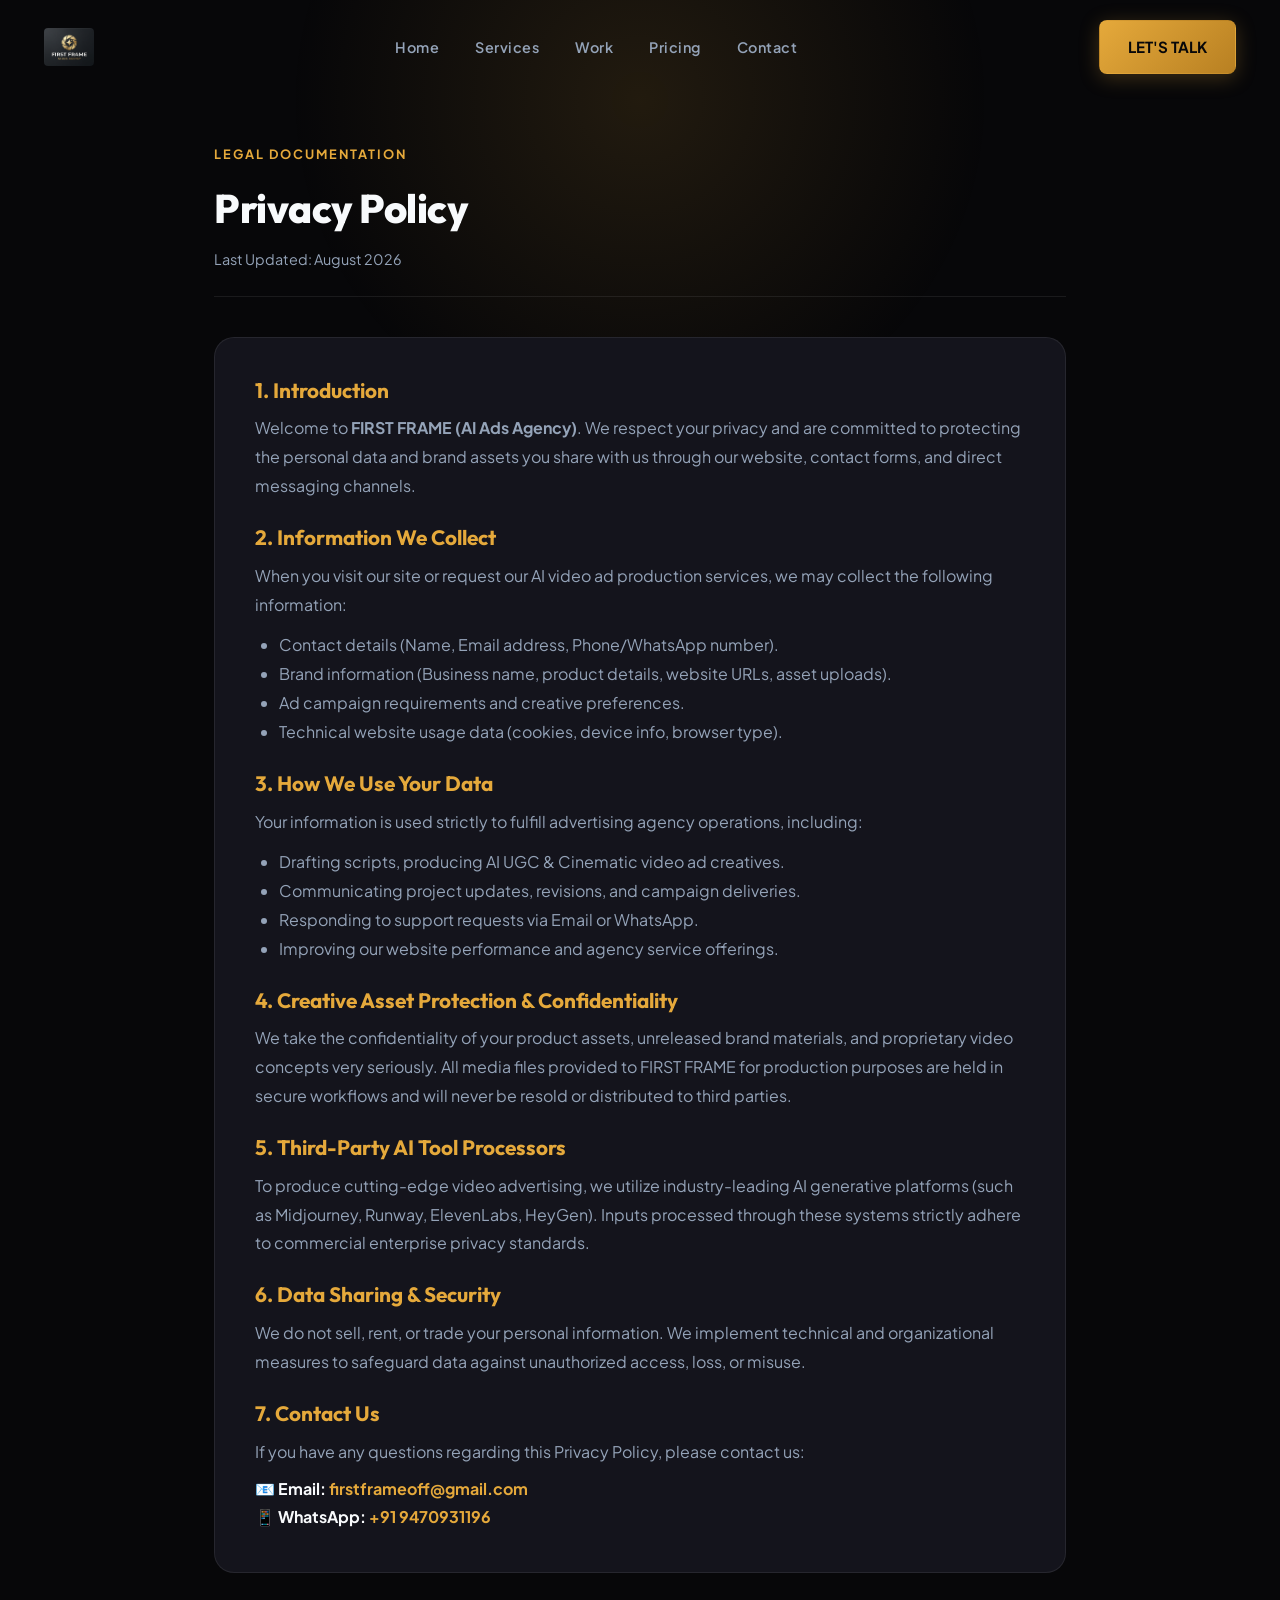
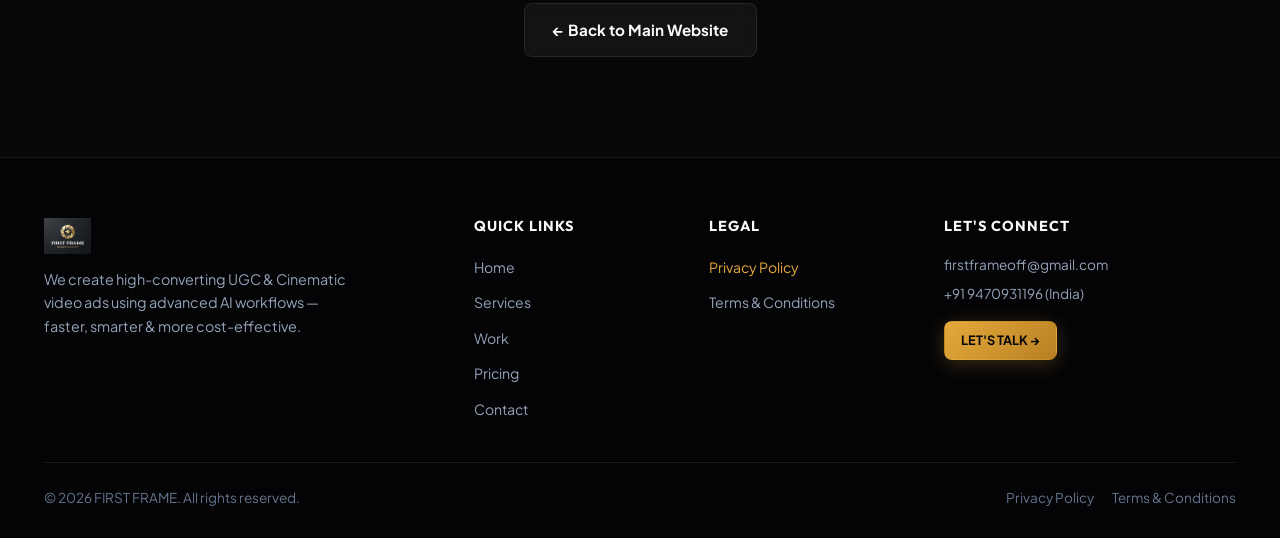
<file: privacy.html>
<!DOCTYPE html>
<html lang="en">
<head>
  <meta charset="UTF-8">
  <meta name="viewport" content="width=device-width, initial-scale=1.0">
  <title>Privacy Policy | FIRST FRAME — AI Ads Agency</title>
  <meta name="description" content="Privacy Policy for FIRST FRAME AI Ads Agency. Learn how we handle your brand data, creative assets, and inquiries.">
  
  <!-- Favicon Icon -->
  <link rel="icon" type="image/png" href="assets/favicon.png">
  <link rel="apple-touch-icon" href="assets/favicon.png">
  
  <!-- CSS Stylesheet -->
  <link rel="stylesheet" href="css/styles.css">
</head>
<body>

  <!-- ================= HEADER / NAVBAR ================= -->
  <header class="navbar scrolled">
    <div class="container navbar-container">
      <a href="index.html" class="logo-brand">
        <img src="assets/logo.png" alt="FIRST FRAME Logo" class="logo-img">
      </a>

      <nav>
        <ul class="nav-menu">
          <li><a href="index.html#home" class="nav-link">Home</a></li>
          <li><a href="index.html#services" class="nav-link">Services</a></li>
          <li><a href="index.html#work" class="nav-link">Work</a></li>
          <li><a href="index.html#pricing" class="nav-link">Pricing</a></li>
          <li><a href="index.html#contact" class="nav-link">Contact</a></li>
        </ul>
      </nav>

      <div class="nav-cta">
        <a href="https://wa.me/919470931196?text=Hi%20FIRST%20FRAME%2C%20I%20have%20a%20question." target="_blank" class="btn btn-primary">
          <span>LET'S TALK</span>
        </a>
        <button class="hamburger" aria-label="Toggle Menu">☰</button>
      </div>
    </div>
  </header>

  <!-- ================= LEGAL CONTENT SECTION ================= -->
  <main style="padding-top: 140px; padding-bottom: 100px; min-height: 80vh;">
    <div class="container" style="max-width: 900px;">
      
      <div style="margin-bottom: 40px; border-bottom: 1px solid var(--border-subtle); padding-bottom: 24px;">
        <span class="section-tag">LEGAL DOCUMENTATION</span>
        <h1 class="section-title" style="font-size: 2.5rem; margin-top: 8px;">Privacy Policy</h1>
        <p style="color: var(--text-muted); font-size: 0.9rem;">Last Updated: August 2026</p>
      </div>

      <div style="background: var(--bg-card); border: 1px solid var(--border-subtle); border-radius: var(--radius-lg); padding: 40px; color: var(--text-muted); line-height: 1.8;">
        
        <h3 style="color: var(--accent-gold); margin-bottom: 12px; font-size: 1.3rem;">1. Introduction</h3>
        <p style="margin-bottom: 24px;">
          Welcome to <strong>FIRST FRAME (AI Ads Agency)</strong>. We respect your privacy and are committed to protecting the personal data and brand assets you share with us through our website, contact forms, and direct messaging channels.
        </p>

        <h3 style="color: var(--accent-gold); margin-bottom: 12px; font-size: 1.3rem;">2. Information We Collect</h3>
        <p style="margin-bottom: 12px;">When you visit our site or request our AI video ad production services, we may collect the following information:</p>
        <ul style="list-style-type: disc; padding-left: 24px; margin-bottom: 24px;">
          <li>Contact details (Name, Email address, Phone/WhatsApp number).</li>
          <li>Brand information (Business name, product details, website URLs, asset uploads).</li>
          <li>Ad campaign requirements and creative preferences.</li>
          <li>Technical website usage data (cookies, device info, browser type).</li>
        </ul>

        <h3 style="color: var(--accent-gold); margin-bottom: 12px; font-size: 1.3rem;">3. How We Use Your Data</h3>
        <p style="margin-bottom: 12px;">Your information is used strictly to fulfill advertising agency operations, including:</p>
        <ul style="list-style-type: disc; padding-left: 24px; margin-bottom: 24px;">
          <li>Drafting scripts, producing AI UGC & Cinematic video ad creatives.</li>
          <li>Communicating project updates, revisions, and campaign deliveries.</li>
          <li>Responding to support requests via Email or WhatsApp.</li>
          <li>Improving our website performance and agency service offerings.</li>
        </ul>

        <h3 style="color: var(--accent-gold); margin-bottom: 12px; font-size: 1.3rem;">4. Creative Asset Protection & Confidentiality</h3>
        <p style="margin-bottom: 24px;">
          We take the confidentiality of your product assets, unreleased brand materials, and proprietary video concepts very seriously. All media files provided to FIRST FRAME for production purposes are held in secure workflows and will never be resold or distributed to third parties.
        </p>

        <h3 style="color: var(--accent-gold); margin-bottom: 12px; font-size: 1.3rem;">5. Third-Party AI Tool Processors</h3>
        <p style="margin-bottom: 24px;">
          To produce cutting-edge video advertising, we utilize industry-leading AI generative platforms (such as Midjourney, Runway, ElevenLabs, HeyGen). Inputs processed through these systems strictly adhere to commercial enterprise privacy standards.
        </p>

        <h3 style="color: var(--accent-gold); margin-bottom: 12px; font-size: 1.3rem;">6. Data Sharing & Security</h3>
        <p style="margin-bottom: 24px;">
          We do not sell, rent, or trade your personal information. We implement technical and organizational measures to safeguard data against unauthorized access, loss, or misuse.
        </p>

        <h3 style="color: var(--accent-gold); margin-bottom: 12px; font-size: 1.3rem;">7. Contact Us</h3>
        <p style="margin-bottom: 8px;">If you have any questions regarding this Privacy Policy, please contact us:</p>
        <p style="color: var(--text-main); font-weight: 700;">📧 Email: <a href="mailto:firstframeoff@gmail.com" style="color: var(--accent-gold);">firstframeoff@gmail.com</a></p>
        <p style="color: var(--text-main); font-weight: 700;">📱 WhatsApp: <a href="https://wa.me/919470931196" target="_blank" style="color: var(--accent-gold);">+91 9470931196</a></p>

      </div>

      <div style="margin-top: 30px; text-align: center;">
        <a href="index.html" class="btn btn-secondary">← Back to Main Website</a>
      </div>

    </div>
  </main>

  <!-- ================= FOOTER ================= -->
  <footer class="footer">
    <div class="container">
      <div class="footer-grid">
        <div class="footer-brand">
          <a href="index.html">
            <img src="assets/logo.png" alt="FIRST FRAME Logo" style="height:36px;">
          </a>
          <p>We create high-converting UGC & Cinematic video ads using advanced AI workflows — faster, smarter & more cost-effective.</p>
        </div>

        <div class="footer-col">
          <h4>Quick Links</h4>
          <ul class="footer-links">
            <li><a href="index.html#home">Home</a></li>
            <li><a href="index.html#services">Services</a></li>
            <li><a href="index.html#work">Work</a></li>
            <li><a href="index.html#pricing">Pricing</a></li>
            <li><a href="index.html#contact">Contact</a></li>
          </ul>
        </div>

        <div class="footer-col">
          <h4>Legal</h4>
          <ul class="footer-links">
            <li><a href="privacy.html" style="color: var(--accent-gold);">Privacy Policy</a></li>
            <li><a href="terms.html">Terms & Conditions</a></li>
          </ul>
        </div>

        <div class="footer-col">
          <h4>Let's Connect</h4>
          <p style="font-size:0.85rem; color:var(--text-muted); margin-bottom: 8px;">firstframeoff@gmail.com</p>
          <p style="font-size:0.85rem; color:var(--text-muted); margin-bottom: 16px;">+91 9470931196 (India)</p>
          <a href="https://wa.me/919470931196" target="_blank" class="btn btn-primary" style="padding: 8px 16px; font-size: 0.8rem;">LET'S TALK →</a>
        </div>
      </div>

      <div class="footer-bottom">
        <p>© 2026 FIRST FRAME. All rights reserved.</p>
        <div>
          <a href="privacy.html" style="margin-right: 16px;">Privacy Policy</a>
          <a href="terms.html">Terms & Conditions</a>
        </div>
      </div>
    </div>
  </footer>

  <script src="js/main.js"></script>
</body>
</html>
</file>
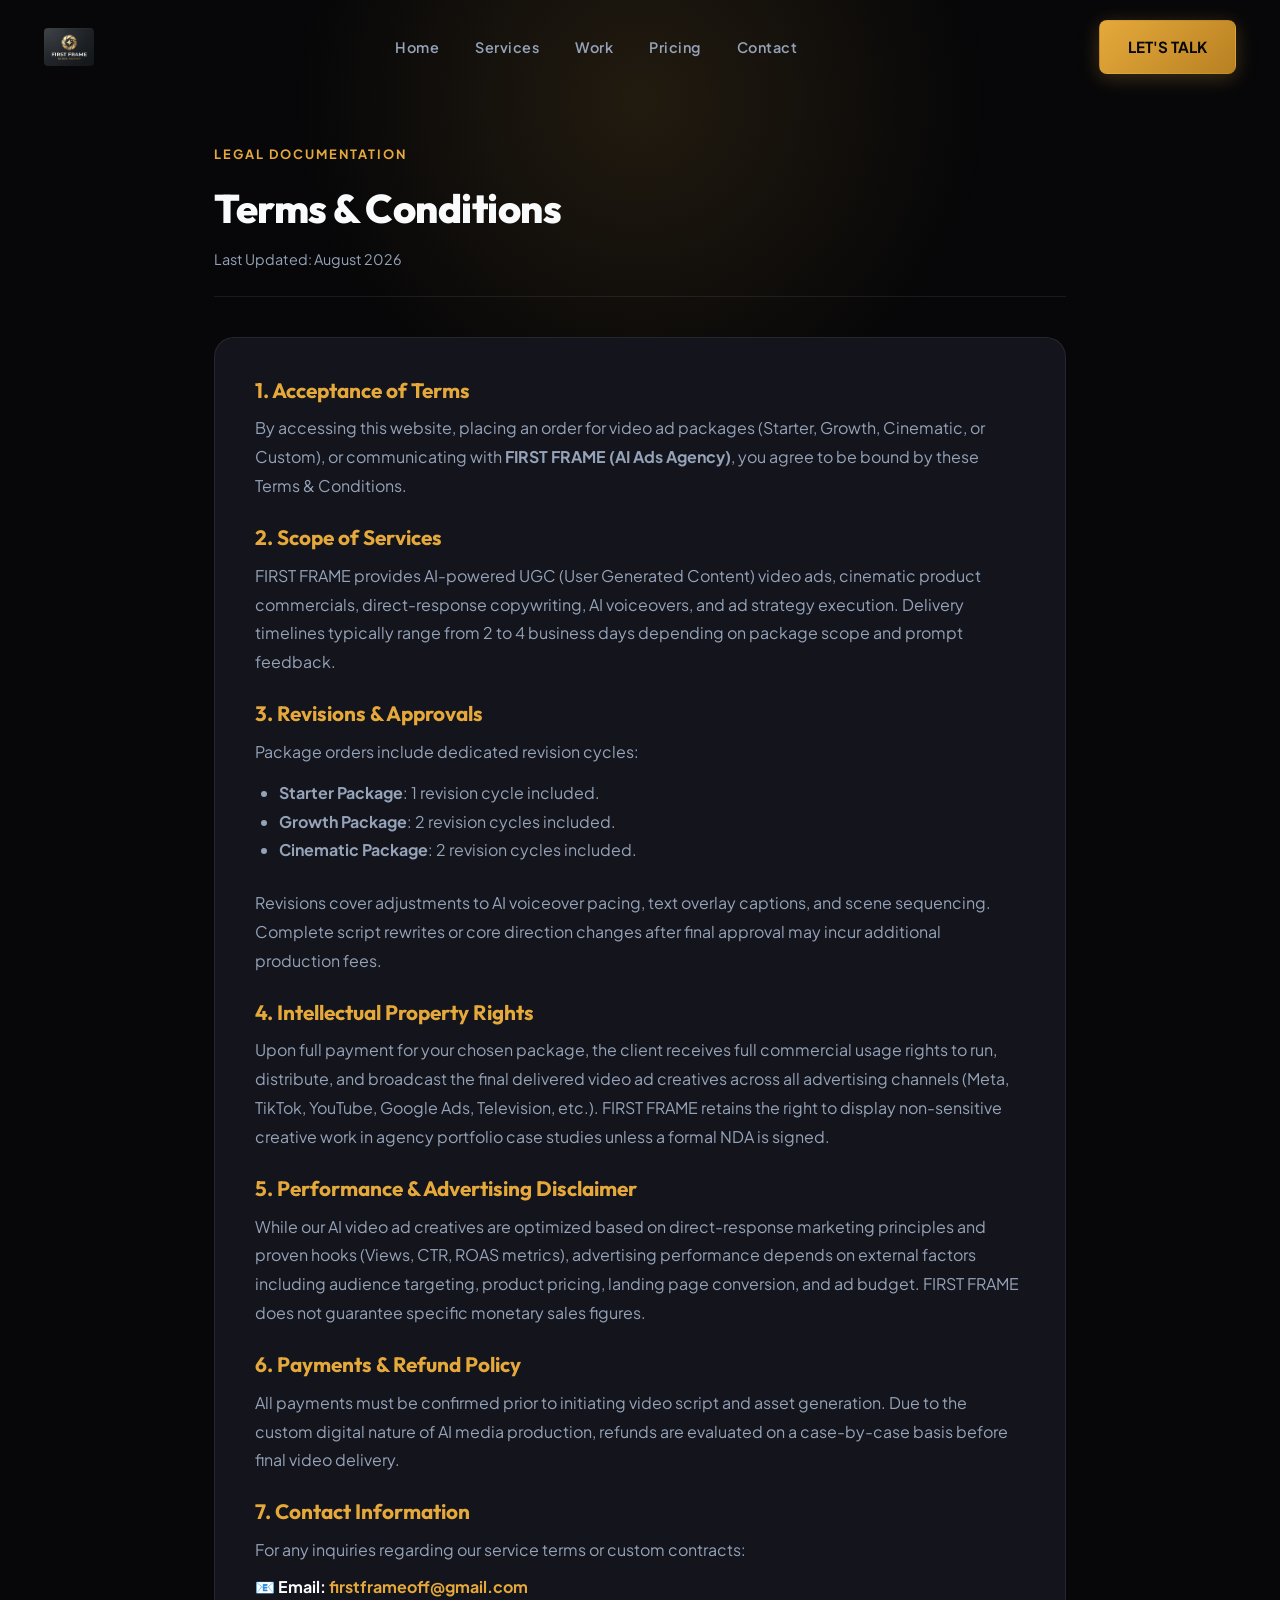
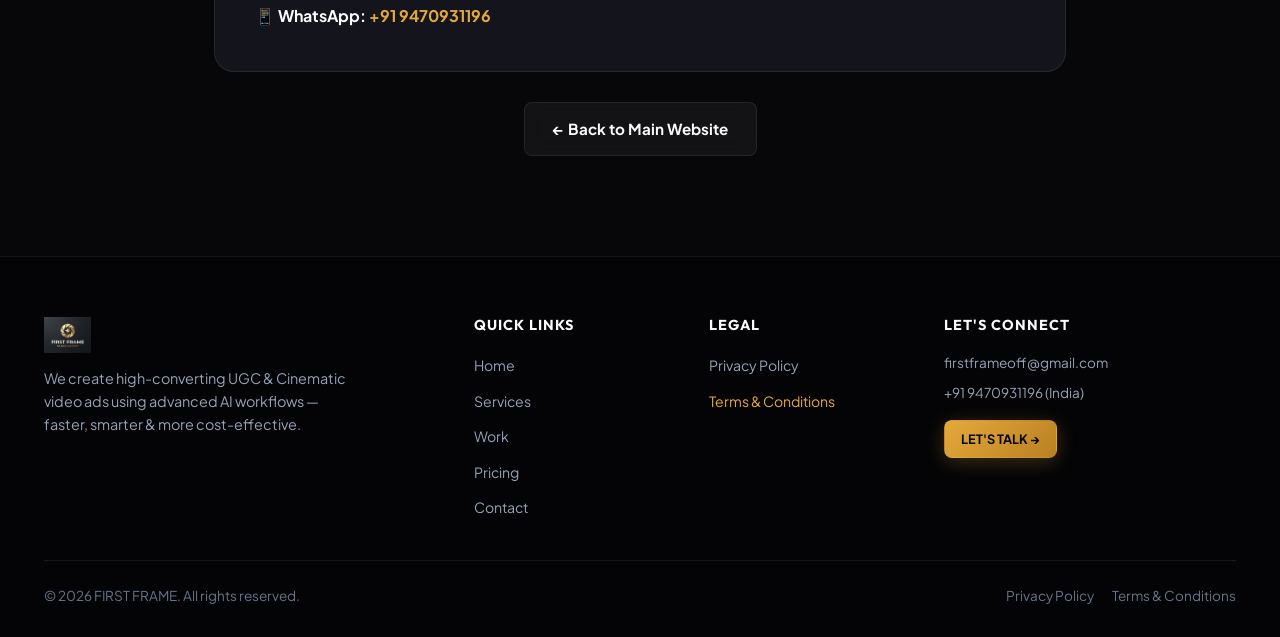
<file: terms.html>
<!DOCTYPE html>
<html lang="en">
<head>
  <meta charset="UTF-8">
  <meta name="viewport" content="width=device-width, initial-scale=1.0">
  <title>Terms & Conditions | FIRST FRAME — AI Ads Agency</title>
  <meta name="description" content="Terms & Conditions for FIRST FRAME AI Ads Agency. Review our production terms, revision guidelines, and service agreements.">
  
  <!-- Favicon Icon -->
  <link rel="icon" type="image/png" href="assets/favicon.png">
  <link rel="apple-touch-icon" href="assets/favicon.png">
  
  <!-- CSS Stylesheet -->
  <link rel="stylesheet" href="css/styles.css">
</head>
<body>

  <!-- ================= HEADER / NAVBAR ================= -->
  <header class="navbar scrolled">
    <div class="container navbar-container">
      <a href="index.html" class="logo-brand">
        <img src="assets/logo.png" alt="FIRST FRAME Logo" class="logo-img">
      </a>

      <nav>
        <ul class="nav-menu">
          <li><a href="index.html#home" class="nav-link">Home</a></li>
          <li><a href="index.html#services" class="nav-link">Services</a></li>
          <li><a href="index.html#work" class="nav-link">Work</a></li>
          <li><a href="index.html#pricing" class="nav-link">Pricing</a></li>
          <li><a href="index.html#contact" class="nav-link">Contact</a></li>
        </ul>
      </nav>

      <div class="nav-cta">
        <a href="https://wa.me/919470931196?text=Hi%20FIRST%20FRAME%2C%20I%20have%20a%20question." target="_blank" class="btn btn-primary">
          <span>LET'S TALK</span>
        </a>
        <button class="hamburger" aria-label="Toggle Menu">☰</button>
      </div>
    </div>
  </header>

  <!-- ================= LEGAL CONTENT SECTION ================= -->
  <main style="padding-top: 140px; padding-bottom: 100px; min-height: 80vh;">
    <div class="container" style="max-width: 900px;">
      
      <div style="margin-bottom: 40px; border-bottom: 1px solid var(--border-subtle); padding-bottom: 24px;">
        <span class="section-tag">LEGAL DOCUMENTATION</span>
        <h1 class="section-title" style="font-size: 2.5rem; margin-top: 8px;">Terms & Conditions</h1>
        <p style="color: var(--text-muted); font-size: 0.9rem;">Last Updated: August 2026</p>
      </div>

      <div style="background: var(--bg-card); border: 1px solid var(--border-subtle); border-radius: var(--radius-lg); padding: 40px; color: var(--text-muted); line-height: 1.8;">
        
        <h3 style="color: var(--accent-gold); margin-bottom: 12px; font-size: 1.3rem;">1. Acceptance of Terms</h3>
        <p style="margin-bottom: 24px;">
          By accessing this website, placing an order for video ad packages (Starter, Growth, Cinematic, or Custom), or communicating with <strong>FIRST FRAME (AI Ads Agency)</strong>, you agree to be bound by these Terms & Conditions.
        </p>

        <h3 style="color: var(--accent-gold); margin-bottom: 12px; font-size: 1.3rem;">2. Scope of Services</h3>
        <p style="margin-bottom: 24px;">
          FIRST FRAME provides AI-powered UGC (User Generated Content) video ads, cinematic product commercials, direct-response copywriting, AI voiceovers, and ad strategy execution. Delivery timelines typically range from 2 to 4 business days depending on package scope and prompt feedback.
        </p>

        <h3 style="color: var(--accent-gold); margin-bottom: 12px; font-size: 1.3rem;">3. Revisions & Approvals</h3>
        <p style="margin-bottom: 12px;">Package orders include dedicated revision cycles:</p>
        <ul style="list-style-type: disc; padding-left: 24px; margin-bottom: 24px;">
          <li><strong>Starter Package</strong>: 1 revision cycle included.</li>
          <li><strong>Growth Package</strong>: 2 revision cycles included.</li>
          <li><strong>Cinematic Package</strong>: 2 revision cycles included.</li>
        </ul>
        <p style="margin-bottom: 24px;">
          Revisions cover adjustments to AI voiceover pacing, text overlay captions, and scene sequencing. Complete script rewrites or core direction changes after final approval may incur additional production fees.
        </p>

        <h3 style="color: var(--accent-gold); margin-bottom: 12px; font-size: 1.3rem;">4. Intellectual Property Rights</h3>
        <p style="margin-bottom: 24px;">
          Upon full payment for your chosen package, the client receives full commercial usage rights to run, distribute, and broadcast the final delivered video ad creatives across all advertising channels (Meta, TikTok, YouTube, Google Ads, Television, etc.). FIRST FRAME retains the right to display non-sensitive creative work in agency portfolio case studies unless a formal NDA is signed.
        </p>

        <h3 style="color: var(--accent-gold); margin-bottom: 12px; font-size: 1.3rem;">5. Performance & Advertising Disclaimer</h3>
        <p style="margin-bottom: 24px;">
          While our AI video ad creatives are optimized based on direct-response marketing principles and proven hooks (Views, CTR, ROAS metrics), advertising performance depends on external factors including audience targeting, product pricing, landing page conversion, and ad budget. FIRST FRAME does not guarantee specific monetary sales figures.
        </p>

        <h3 style="color: var(--accent-gold); margin-bottom: 12px; font-size: 1.3rem;">6. Payments & Refund Policy</h3>
        <p style="margin-bottom: 24px;">
          All payments must be confirmed prior to initiating video script and asset generation. Due to the custom digital nature of AI media production, refunds are evaluated on a case-by-case basis before final video delivery.
        </p>

        <h3 style="color: var(--accent-gold); margin-bottom: 12px; font-size: 1.3rem;">7. Contact Information</h3>
        <p style="margin-bottom: 8px;">For any inquiries regarding our service terms or custom contracts:</p>
        <p style="color: var(--text-main); font-weight: 700;">📧 Email: <a href="mailto:firstframeoff@gmail.com" style="color: var(--accent-gold);">firstframeoff@gmail.com</a></p>
        <p style="color: var(--text-main); font-weight: 700;">📱 WhatsApp: <a href="https://wa.me/919470931196" target="_blank" style="color: var(--accent-gold);">+91 9470931196</a></p>

      </div>

      <div style="margin-top: 30px; text-align: center;">
        <a href="index.html" class="btn btn-secondary">← Back to Main Website</a>
      </div>

    </div>
  </main>

  <!-- ================= FOOTER ================= -->
  <footer class="footer">
    <div class="container">
      <div class="footer-grid">
        <div class="footer-brand">
          <a href="index.html">
            <img src="assets/logo.png" alt="FIRST FRAME Logo" style="height:36px;">
          </a>
          <p>We create high-converting UGC & Cinematic video ads using advanced AI workflows — faster, smarter & more cost-effective.</p>
        </div>

        <div class="footer-col">
          <h4>Quick Links</h4>
          <ul class="footer-links">
            <li><a href="index.html#home">Home</a></li>
            <li><a href="index.html#services">Services</a></li>
            <li><a href="index.html#work">Work</a></li>
            <li><a href="index.html#pricing">Pricing</a></li>
            <li><a href="index.html#contact">Contact</a></li>
          </ul>
        </div>

        <div class="footer-col">
          <h4>Legal</h4>
          <ul class="footer-links">
            <li><a href="privacy.html">Privacy Policy</a></li>
            <li><a href="terms.html" style="color: var(--accent-gold);">Terms & Conditions</a></li>
          </ul>
        </div>

        <div class="footer-col">
          <h4>Let's Connect</h4>
          <p style="font-size:0.85rem; color:var(--text-muted); margin-bottom: 8px;">firstframeoff@gmail.com</p>
          <p style="font-size:0.85rem; color:var(--text-muted); margin-bottom: 16px;">+91 9470931196 (India)</p>
          <a href="https://wa.me/919470931196" target="_blank" class="btn btn-primary" style="padding: 8px 16px; font-size: 0.8rem;">LET'S TALK →</a>
        </div>
      </div>

      <div class="footer-bottom">
        <p>© 2026 FIRST FRAME. All rights reserved.</p>
        <div>
          <a href="privacy.html" style="margin-right: 16px;">Privacy Policy</a>
          <a href="terms.html">Terms & Conditions</a>
        </div>
      </div>
    </div>
  </footer>

  <script src="js/main.js"></script>
</body>
</html>
</file>
<file: css/styles.css>
@import url('https://fonts.googleapis.com/css2?family=Outfit:wght@300;400;500;600;700;800&family=Plus+Jakarta+Sans:wght@400;500;600;700;800&display=swap');

:root {
  /* Color Palette */
  --bg-body: #070709;
  --bg-surface: #0e0e12;
  --bg-card: #14141c;
  --bg-card-hover: #1a1a26;
  --bg-glass: rgba(18, 18, 24, 0.75);
  
  --accent-gold: #e5a93b;
  --accent-gold-light: #f5c469;
  --accent-gold-dark: #b88022;
  --accent-gold-glow: rgba(229, 169, 59, 0.25);
  --accent-amber: #ffb300;
  
  --text-main: #f8fafc;
  --text-muted: #94a3b8;
  --text-dim: #64748b;
  
  --border-subtle: rgba(255, 255, 255, 0.08);
  --border-card: rgba(255, 255, 255, 0.12);
  --border-gold: rgba(229, 169, 59, 0.35);
  
  /* Typography */
  --font-main: 'Plus Jakarta Sans', -apple-system, BlinkMacSystemFont, sans-serif;
  --font-display: 'Outfit', sans-serif;
  
  /* Layout & Spacing */
  --container-max: 1240px;
  --radius-sm: 8px;
  --radius-md: 14px;
  --radius-lg: 20px;
  --radius-xl: 28px;
  
  /* Transitions */
  --transition-fast: 0.2s cubic-bezier(0.4, 0, 0.2, 1);
  --transition-smooth: 0.35s cubic-bezier(0.16, 1, 0.3, 1);
}

/* Reset & Global */
*, *::before, *::after {
  box-sizing: border-box;
  margin: 0;
  padding: 0;
}

html {
  scroll-behavior: smooth;
  font-size: 16px;
}

body {
  background-color: var(--bg-body);
  color: var(--text-main);
  font-family: var(--font-main);
  line-height: 1.6;
  overflow-x: hidden;
  -webkit-font-smoothing: antialiased;
  -moz-osx-font-smoothing: grayscale;
}

/* Background Ambient Lighting */
body::before {
  content: '';
  position: fixed;
  top: -200px;
  left: 50%;
  transform: translateX(-50%);
  width: 800px;
  height: 600px;
  background: radial-gradient(circle, rgba(229, 169, 59, 0.12) 0%, rgba(7, 7, 9, 0) 70%);
  z-index: -1;
  pointer-events: none;
}

a {
  color: inherit;
  text-decoration: none;
}

ul {
  list-style: none;
}

img {
  max-width: 100%;
  height: auto;
  display: block;
}

button, input, select, textarea {
  font-family: inherit;
  font-size: inherit;
}

/* Typography Utilities */
h1, h2, h3, h4, h5, h6 {
  font-family: var(--font-display);
  font-weight: 700;
  line-height: 1.2;
  color: var(--text-main);
}

.text-gold {
  color: var(--accent-gold);
  background: linear-gradient(135deg, #ffffff 0%, var(--accent-gold) 50%, var(--accent-gold-light) 100%);
  -webkit-background-clip: text;
  -webkit-text-fill-color: transparent;
}

.section-tag {
  display: inline-flex;
  align-items: center;
  gap: 8px;
  font-size: 0.8rem;
  font-weight: 700;
  letter-spacing: 2px;
  text-transform: uppercase;
  color: var(--accent-gold);
  margin-bottom: 12px;
}

.section-title {
  font-size: clamp(2rem, 4vw, 3rem);
  font-weight: 800;
  letter-spacing: -0.5px;
  margin-bottom: 16px;
}

.section-subtitle {
  color: var(--text-muted);
  font-size: 1.1rem;
  max-width: 640px;
  margin: 0 auto;
}

.container {
  width: 100%;
  max-width: var(--container-max);
  margin: 0 auto;
  padding: 0 24px;
}

/* Buttons */
.btn {
  display: inline-flex;
  align-items: center;
  justify-content: center;
  gap: 10px;
  padding: 14px 28px;
  font-weight: 700;
  font-size: 0.95rem;
  border-radius: var(--radius-sm);
  cursor: pointer;
  transition: var(--transition-smooth);
  border: 1px solid transparent;
  white-space: normal;
  text-align: center;
  max-width: 100%;
  box-sizing: border-box;
  word-break: break-word;
}

.btn-primary {
  background: linear-gradient(135deg, var(--accent-gold) 0%, var(--accent-gold-dark) 100%);
  color: #070709;
  box-shadow: 0 4px 20px var(--accent-gold-glow);
}

.btn-primary:hover {
  transform: translateY(-2px);
  box-shadow: 0 8px 30px rgba(229, 169, 59, 0.4);
  background: linear-gradient(135deg, var(--accent-gold-light) 0%, var(--accent-gold) 100%);
}

.btn-secondary {
  background: rgba(255, 255, 255, 0.05);
  color: var(--text-main);
  border-color: var(--border-subtle);
  backdrop-filter: blur(10px);
}

.btn-secondary:hover {
  background: rgba(255, 255, 255, 0.1);
  border-color: var(--border-gold);
  color: var(--accent-gold);
  transform: translateY(-2px);
}

.btn-icon {
  width: 18px;
  height: 18px;
}

/* ==========================================================================
   Header & Navbar
   ========================================================================== */
.navbar {
  position: fixed;
  top: 0;
  left: 0;
  width: 100%;
  z-index: 1000;
  padding: 20px 0;
  transition: var(--transition-fast);
}

.navbar.scrolled {
  padding: 14px 0;
  background: var(--bg-glass);
  backdrop-filter: blur(16px);
  -webkit-backdrop-filter: blur(16px);
  border-bottom: 1px solid var(--border-subtle);
  box-shadow: 0 10px 30px rgba(0, 0, 0, 0.5);
}

.navbar-container {
  display: flex;
  align-items: center;
  justify-content: space-between;
}

.logo-brand {
  display: flex;
  align-items: center;
  gap: 12px;
  font-family: var(--font-display);
  font-weight: 800;
  font-size: 1.25rem;
  letter-spacing: 1px;
}

.logo-img {
  height: 38px;
  width: auto;
  border-radius: 4px;
}

.nav-menu {
  display: flex;
  align-items: center;
  gap: 36px;
}

.nav-link {
  font-size: 0.9rem;
  font-weight: 600;
  color: var(--text-muted);
  transition: var(--transition-fast);
  letter-spacing: 0.5px;
  position: relative;
}

.nav-link:hover, .nav-link.active {
  color: var(--text-main);
}

.nav-link::after {
  content: '';
  position: absolute;
  bottom: -6px;
  left: 0;
  width: 0%;
  height: 2px;
  background: var(--accent-gold);
  transition: var(--transition-fast);
  border-radius: 2px;
}

.nav-link:hover::after, .nav-link.active::after {
  width: 100%;
}

.nav-cta {
  display: flex;
  align-items: center;
  gap: 16px;
}

.hamburger {
  display: none;
  background: none;
  border: none;
  color: var(--text-main);
  font-size: 1.5rem;
  cursor: pointer;
  padding: 4px;
}

/* ==========================================================================
   Hero Section
   ========================================================================== */
.hero {
  padding-top: 150px;
  padding-bottom: 80px;
  position: relative;
  text-align: center;
}

.hero-badge {
  display: inline-flex;
  align-items: center;
  gap: 8px;
  padding: 6px 16px;
  background: rgba(229, 169, 59, 0.1);
  border: 1px solid var(--border-gold);
  border-radius: 100px;
  font-size: 0.8rem;
  font-weight: 700;
  color: var(--accent-gold);
  letter-spacing: 1px;
  margin-bottom: 24px;
}

.hero-title {
  font-size: clamp(2.5rem, 6vw, 4.5rem);
  font-weight: 800;
  line-height: 1.1;
  letter-spacing: -1px;
  margin-bottom: 24px;
  max-width: 900px;
  margin-left: auto;
  margin-right: auto;
}

.hero-desc {
  font-size: clamp(1rem, 2vw, 1.2rem);
  color: var(--text-muted);
  max-width: 680px;
  margin: 0 auto 36px;
}

.hero-btns {
  display: flex;
  align-items: center;
  justify-content: center;
  gap: 16px;
  flex-wrap: wrap;
  margin-bottom: 60px;
}

/* Hero Frame Preview */
.hero-media {
  position: relative;
  max-width: 1000px;
  margin: 0 auto 60px;
  border-radius: var(--radius-lg);
  padding: 12px;
  background: linear-gradient(180deg, rgba(229, 169, 59, 0.2) 0%, rgba(255, 255, 255, 0.02) 100%);
  border: 1px solid var(--border-gold);
  box-shadow: 0 20px 60px rgba(0, 0, 0, 0.8), 0 0 40px rgba(229, 169, 59, 0.15);
}

.hero-img-wrapper {
  position: relative;
  border-radius: var(--radius-md);
  overflow: hidden;
  background: var(--bg-card);
}

.hero-img {
  width: 100%;
  height: auto;
  object-fit: cover;
  display: block;
}

.hero-floating-tag {
  position: absolute;
  top: 24px;
  right: 24px;
  background: rgba(14, 14, 18, 0.85);
  backdrop-filter: blur(12px);
  border: 1px solid var(--border-gold);
  padding: 14px 20px;
  border-radius: var(--radius-md);
  text-align: left;
  display: flex;
  align-items: center;
  gap: 14px;
  box-shadow: 0 10px 30px rgba(0, 0, 0, 0.6);
}

.hero-floating-tag .tag-icon {
  width: 32px;
  height: 32px;
  background: rgba(229, 169, 59, 0.2);
  color: var(--accent-gold);
  border-radius: 8px;
  display: flex;
  align-items: center;
  justify-content: center;
}

.hero-floating-tag h4 {
  font-size: 0.85rem;
  letter-spacing: 0.5px;
  color: var(--accent-gold);
}

.hero-floating-tag p {
  font-size: 0.75rem;
  color: var(--text-muted);
}

/* Feature Bar */
.hero-features {
  display: grid;
  grid-template-columns: repeat(4, 1fr);
  gap: 16px;
  max-width: 1000px;
  margin: 0 auto;
}

.feature-box {
  background: var(--bg-card);
  border: 1px solid var(--border-subtle);
  padding: 20px 16px;
  border-radius: var(--radius-md);
  display: flex;
  align-items: center;
  gap: 14px;
  text-align: left;
  transition: var(--transition-fast);
}

.feature-box:hover {
  border-color: var(--border-gold);
  background: var(--bg-card-hover);
  transform: translateY(-3px);
}

.feature-icon {
  width: 42px;
  height: 42px;
  border-radius: 10px;
  background: rgba(229, 169, 59, 0.1);
  color: var(--accent-gold);
  display: flex;
  align-items: center;
  justify-content: center;
  font-size: 1.2rem;
  flex-shrink: 0;
}

.feature-info h4 {
  font-size: 0.85rem;
  font-weight: 800;
  letter-spacing: 0.5px;
}

.feature-info p {
  font-size: 0.75rem;
  color: var(--text-muted);
}

/* ==========================================================================
   Services Section
   ========================================================================== */
.services-section {
  padding: 100px 0;
  position: relative;
  background: linear-gradient(180deg, var(--bg-body) 0%, var(--bg-surface) 100%);
}

.services-grid {
  display: grid;
  grid-template-columns: repeat(3, 1fr);
  gap: 24px;
  margin-top: 50px;
}

.service-card {
  background: var(--bg-card);
  border: 1px solid var(--border-subtle);
  border-radius: var(--radius-md);
  padding: 32px 24px;
  transition: var(--transition-smooth);
  position: relative;
  overflow: hidden;
}

.service-card::before {
  content: '';
  position: absolute;
  top: 0;
  left: 0;
  width: 100%;
  height: 3px;
  background: linear-gradient(90deg, transparent, var(--accent-gold), transparent);
  opacity: 0;
  transition: var(--transition-fast);
}

.service-card:hover {
  transform: translateY(-6px);
  border-color: var(--border-gold);
  background: var(--bg-card-hover);
  box-shadow: 0 16px 40px rgba(0, 0, 0, 0.5), 0 0 20px rgba(229, 169, 59, 0.1);
}

.service-card:hover::before {
  opacity: 1;
}

.service-icon-wrap {
  width: 54px;
  height: 54px;
  border-radius: 14px;
  background: rgba(229, 169, 59, 0.1);
  border: 1px solid var(--border-gold);
  color: var(--accent-gold);
  display: flex;
  align-items: center;
  justify-content: center;
  font-size: 1.5rem;
  margin-bottom: 20px;
}

.service-card h3 {
  font-size: 1.25rem;
  margin-bottom: 12px;
}

.service-card p {
  color: var(--text-muted);
  font-size: 0.92rem;
  line-height: 1.5;
}

/* ==========================================================================
   Portfolio / Work Section
   ========================================================================== */
.work-section {
  padding: 100px 0;
  position: relative;
}

.portfolio-grid {
  display: grid;
  grid-template-columns: repeat(3, 1fr);
  gap: 24px;
  margin-top: 50px;
}

.portfolio-card {
  background: var(--bg-card);
  border: 1px solid var(--border-subtle);
  border-radius: var(--radius-md);
  overflow: hidden;
  transition: var(--transition-smooth);
  position: relative;
}

.portfolio-card:hover {
  border-color: var(--border-gold);
  transform: translateY(-6px);
  box-shadow: 0 16px 40px rgba(0, 0, 0, 0.6);
}

.portfolio-thumb {
  position: relative;
  aspect-ratio: 4/5;
  overflow: hidden;
  cursor: pointer;
}

.portfolio-thumb img {
  width: 100%;
  height: 100%;
  object-fit: cover;
  transition: var(--transition-smooth);
}

.portfolio-card:hover .portfolio-thumb img {
  transform: scale(1.05);
}

.portfolio-tag {
  position: absolute;
  top: 14px;
  left: 14px;
  background: rgba(14, 14, 18, 0.85);
  backdrop-filter: blur(8px);
  padding: 4px 12px;
  border-radius: 4px;
  font-size: 0.75rem;
  font-weight: 700;
  letter-spacing: 0.5px;
  border: 1px solid var(--border-subtle);
}

.play-btn {
  position: absolute;
  top: 50%;
  left: 50%;
  transform: translate(-50%, -50%);
  width: 56px;
  height: 56px;
  background: var(--accent-gold);
  color: #070709;
  border-radius: 50%;
  display: flex;
  align-items: center;
  justify-content: center;
  font-size: 1.3rem;
  box-shadow: 0 0 30px var(--accent-gold);
  transition: var(--transition-fast);
}

.portfolio-card:hover .play-btn {
  transform: translate(-50%, -50%) scale(1.15);
  background: var(--accent-gold-light);
}

.portfolio-stats {
  display: grid;
  grid-template-columns: repeat(3, 1fr);
  gap: 8px;
  padding: 16px 14px;
  background: #0b0b0f;
  border-top: 1px solid var(--border-subtle);
  text-align: center;
}

.stat-item h5 {
  font-size: 1.1rem;
  color: var(--accent-gold);
  font-weight: 800;
}

.stat-item p {
  font-size: 0.7rem;
  color: var(--text-dim);
  text-transform: uppercase;
  font-weight: 700;
  letter-spacing: 0.5px;
}

/* ==========================================================================
   Why Choose Us Section
   ========================================================================== */
.why-section {
  padding: 100px 0;
  background: var(--bg-surface);
  border-top: 1px solid var(--border-subtle);
  border-bottom: 1px solid var(--border-subtle);
}

.why-grid {
  display: grid;
  grid-template-columns: 1fr 1fr;
  gap: 60px;
  align-items: center;
}

.why-benefits {
  display: grid;
  grid-template-columns: 1fr 1fr;
  gap: 20px;
}

.benefit-card {
  background: var(--bg-card);
  border: 1px solid var(--border-subtle);
  padding: 24px;
  border-radius: var(--radius-md);
  transition: var(--transition-fast);
}

.benefit-card:hover {
  border-color: var(--border-gold);
  background: var(--bg-card-hover);
}

.benefit-icon {
  width: 44px;
  height: 44px;
  background: rgba(229, 169, 59, 0.1);
  color: var(--accent-gold);
  border-radius: 10px;
  display: flex;
  align-items: center;
  justify-content: center;
  font-size: 1.3rem;
  margin-bottom: 14px;
}

.benefit-card h4 {
  font-size: 1rem;
  margin-bottom: 6px;
}

.benefit-card p {
  font-size: 0.85rem;
  color: var(--text-muted);
}

/* Tools Bar */
.tools-bar {
  margin-top: 60px;
  padding: 30px;
  background: var(--bg-card);
  border: 1px solid var(--border-subtle);
  border-radius: var(--radius-md);
  display: flex;
  align-items: center;
  justify-content: space-between;
  gap: 20px;
  flex-wrap: wrap;
}

.tools-title {
  font-size: 0.85rem;
  font-weight: 800;
  letter-spacing: 1px;
  color: var(--text-muted);
  text-transform: uppercase;
}

.tools-list {
  display: flex;
  align-items: center;
  gap: 28px;
  flex-wrap: wrap;
}

.tool-chip {
  display: flex;
  align-items: center;
  gap: 8px;
  font-weight: 700;
  font-size: 0.9rem;
  color: var(--text-main);
  opacity: 0.8;
  transition: var(--transition-fast);
}

.tool-chip:hover {
  opacity: 1;
  color: var(--accent-gold);
}

/* ==========================================================================
   Process & Testimonial Section
   ========================================================================== */
.process-section {
  padding: 100px 0;
}

.process-steps {
  display: grid;
  grid-template-columns: repeat(4, 1fr);
  gap: 20px;
  margin-top: 50px;
  margin-bottom: 60px;
}

.process-card {
  background: var(--bg-card);
  border: 1px solid var(--border-subtle);
  border-radius: var(--radius-md);
  padding: 24px 20px;
  position: relative;
}

.step-num {
  width: 32px;
  height: 32px;
  border-radius: 50%;
  background: var(--accent-gold);
  color: #070709;
  font-weight: 800;
  font-size: 0.9rem;
  display: flex;
  align-items: center;
  justify-content: center;
  margin-bottom: 16px;
}

.process-card h4 {
  font-size: 1rem;
  margin-bottom: 8px;
}

.process-card p {
  font-size: 0.85rem;
  color: var(--text-muted);
}

/* Testimonial Banner */
.testimonial-card {
  background: linear-gradient(135deg, rgba(20, 20, 28, 0.9) 0%, rgba(229, 169, 59, 0.08) 100%);
  border: 1px solid var(--border-gold);
  border-radius: var(--radius-lg);
  padding: 40px;
  display: flex;
  align-items: center;
  gap: 36px;
  box-shadow: 0 20px 50px rgba(0, 0, 0, 0.5);
}

.quote-mark {
  font-size: 3rem;
  color: var(--accent-gold);
  line-height: 1;
}

.testimonial-content blockquote {
  font-size: 1.15rem;
  font-weight: 600;
  line-height: 1.5;
  color: var(--text-main);
  margin-bottom: 16px;
}

.testimonial-author h5 {
  font-size: 0.95rem;
  color: var(--accent-gold);
}

.testimonial-author p {
  font-size: 0.8rem;
  color: var(--text-muted);
}

/* ==========================================================================
   Pricing Section
   ========================================================================== */
.pricing-section {
  padding: 100px 0;
  background: var(--bg-surface);
  border-top: 1px solid var(--border-subtle);
}

.pricing-grid {
  display: grid;
  grid-template-columns: repeat(4, 1fr);
  gap: 24px;
  margin-top: 50px;
}

.pricing-card {
  background: var(--bg-card);
  border: 1px solid var(--border-subtle);
  border-radius: var(--radius-lg);
  padding: 36px 28px;
  display: flex;
  flex-direction: column;
  position: relative;
  transition: var(--transition-smooth);
}

.pricing-card.popular {
  border-color: var(--accent-gold);
  background: linear-gradient(180deg, var(--bg-card-hover) 0%, rgba(229, 169, 59, 0.05) 100%);
  box-shadow: 0 20px 50px rgba(0, 0, 0, 0.6), 0 0 30px rgba(229, 169, 59, 0.15);
  transform: translateY(-8px);
}

.popular-badge {
  position: absolute;
  top: -14px;
  left: 50%;
  transform: translateX(-50%);
  background: var(--accent-gold);
  color: #070709;
  font-size: 0.75rem;
  font-weight: 800;
  letter-spacing: 1px;
  text-transform: uppercase;
  padding: 4px 16px;
  border-radius: 100px;
}

.pricing-header h3 {
  font-size: 1.35rem;
  margin-bottom: 8px;
}

.pricing-price {
  font-size: 2.2rem;
  font-weight: 800;
  font-family: var(--font-display);
  color: var(--accent-gold);
  margin: 16px 0 8px;
  display: flex;
  align-items: baseline;
  gap: 10px;
  flex-wrap: wrap;
}

.currency-toggle-wrap {
  display: inline-flex;
  align-items: center;
  background: var(--bg-card);
  border: 1px solid var(--border-subtle);
  padding: 6px 16px;
  border-radius: 100px;
  margin-top: 24px;
}

.currency-toggle-btns {
  display: flex;
  gap: 4px;
  background: rgba(0, 0, 0, 0.4);
  padding: 4px;
  border-radius: 100px;
}

.currency-btn {
  background: none;
  border: none;
  color: var(--text-muted);
  font-size: 0.85rem;
  font-weight: 700;
  padding: 6px 18px;
  border-radius: 100px;
  cursor: pointer;
  transition: var(--transition-fast);
}

.currency-btn:hover {
  color: var(--text-main);
}

.currency-btn.active {
  background: var(--accent-gold);
  color: #070709;
  box-shadow: 0 2px 12px var(--accent-gold-glow);
}

.price-original {
  font-size: 1.25rem;
  color: var(--text-dim);
  text-decoration: line-through;
  font-weight: 600;
}

.offer-tag {
  display: inline-block;
  font-size: 0.75rem;
  font-weight: 700;
  color: #22c55e;
  background: rgba(34, 197, 94, 0.12);
  border: 1px solid rgba(34, 197, 94, 0.3);
  padding: 2px 8px;
  border-radius: 4px;
  margin-bottom: 12px;
}

.pricing-features {
  margin: 24px 0 32px;
  flex-grow: 1;
}

.pricing-features li {
  display: flex;
  align-items: center;
  gap: 10px;
  font-size: 0.92rem;
  color: var(--text-muted);
  margin-bottom: 12px;
}

.pricing-features li svg {
  color: var(--accent-gold);
  flex-shrink: 0;
}

/* Custom Campaign Banner */
.custom-banner {
  margin-top: 40px;
  background: var(--bg-card);
  border: 1px dashed var(--border-gold);
  border-radius: var(--radius-md);
  padding: 28px 36px;
  display: flex;
  align-items: center;
  justify-content: space-between;
  gap: 20px;
  flex-wrap: wrap;
}

.custom-banner-text h4 {
  font-size: 1.15rem;
  margin-bottom: 4px;
}

.custom-banner-text p {
  color: var(--text-muted);
  font-size: 0.9rem;
}

/* ==========================================================================
   Contact Section
   ========================================================================== */
.contact-section {
  padding: 100px 0;
}

.contact-grid {
  display: grid;
  grid-template-columns: 1fr 1.2fr;
  gap: 50px;
  margin-top: 50px;
}

.contact-info {
  display: flex;
  flex-direction: column;
  gap: 24px;
}

.contact-card {
  background: var(--bg-card);
  border: 1px solid var(--border-subtle);
  border-radius: var(--radius-md);
  padding: 24px;
  display: flex;
  align-items: center;
  gap: 20px;
  transition: var(--transition-fast);
}

.contact-card:hover {
  border-color: var(--border-gold);
  transform: translateX(4px);
}

.contact-icon {
  width: 50px;
  height: 50px;
  border-radius: 12px;
  background: rgba(229, 169, 59, 0.1);
  color: var(--accent-gold);
  display: flex;
  align-items: center;
  justify-content: center;
  font-size: 1.4rem;
  flex-shrink: 0;
}

.contact-details h4 {
  font-size: 0.9rem;
  color: var(--text-muted);
  margin-bottom: 2px;
}

.contact-details p {
  font-size: 1.1rem;
  font-weight: 700;
  color: var(--text-main);
}

/* Form */
.contact-form-wrap {
  background: var(--bg-card);
  border: 1px solid var(--border-subtle);
  border-radius: var(--radius-lg);
  padding: 36px;
}

.form-group {
  margin-bottom: 20px;
}

.form-label {
  display: block;
  font-size: 0.85rem;
  font-weight: 700;
  color: var(--text-muted);
  margin-bottom: 8px;
}



.form-input, .form-select, .form-textarea {
  width: 100%;
  padding: 14px 16px;
  background: #09090d;
  border: 1px solid var(--border-subtle);
  border-radius: var(--radius-sm);
  color: var(--text-main);
  outline: none;
  transition: var(--transition-fast);
}

.form-input:focus, .form-select:focus, .form-textarea:focus {
  border-color: var(--accent-gold);
  box-shadow: 0 0 10px var(--accent-gold-glow);
}

.form-textarea {
  resize: vertical;
  min-height: 110px;
}

/* ==========================================================================
   Footer
   ========================================================================== */
.footer {
  background: #040406;
  border-top: 1px solid var(--border-subtle);
  padding: 60px 0 30px;
}

.footer-grid {
  display: grid;
  grid-template-columns: 2fr 1fr 1fr 1.5fr;
  gap: 40px;
  margin-bottom: 40px;
}

.footer-brand p {
  color: var(--text-muted);
  font-size: 0.9rem;
  margin-top: 14px;
  max-width: 320px;
}

.footer-col h4 {
  font-size: 0.9rem;
  letter-spacing: 1px;
  text-transform: uppercase;
  margin-bottom: 18px;
  color: var(--text-main);
}

.footer-links {
  display: flex;
  flex-direction: column;
  gap: 10px;
}

.footer-links a {
  color: var(--text-muted);
  font-size: 0.88rem;
  transition: var(--transition-fast);
}

.footer-links a:hover {
  color: var(--accent-gold);
}

.footer-bottom {
  border-top: 1px solid var(--border-subtle);
  padding-top: 24px;
  display: flex;
  align-items: center;
  justify-content: space-between;
  font-size: 0.85rem;
  color: var(--text-dim);
  flex-wrap: wrap;
  gap: 16px;
}

/* Modal Styling */
.modal-overlay {
  position: fixed;
  top: 0;
  left: 0;
  width: 100%;
  height: 100%;
  background: rgba(0, 0, 0, 0.88);
  backdrop-filter: blur(12px);
  z-index: 2000;
  display: flex;
  align-items: center;
  justify-content: center;
  opacity: 0;
  visibility: hidden;
  transition: var(--transition-fast);
}

.modal-overlay.active {
  opacity: 1;
  visibility: visible;
}

.modal-container {
  width: 90%;
  max-width: 760px;
  background: var(--bg-card);
  border: 1px solid var(--border-gold);
  border-radius: var(--radius-md);
  overflow: hidden;
  position: relative;
}

.modal-header {
  display: flex;
  align-items: center;
  justify-content: space-between;
  padding: 16px 20px;
  background: var(--bg-surface);
  border-bottom: 1px solid var(--border-subtle);
}

.modal-close {
  background: none;
  border: none;
  color: var(--text-muted);
  font-size: 1.5rem;
  cursor: pointer;
}

.modal-body {
  padding: 24px;
  text-align: center;
}

.video-sim-box {
  width: 100%;
  aspect-ratio: 16/9;
  background: #000;
  border-radius: var(--radius-sm);
  display: flex;
  flex-direction: column;
  align-items: center;
  justify-content: center;
  gap: 16px;
  position: relative;
}

/* Responsive Breakpoints */
@media (max-width: 1024px) {
  .hero-features {
    grid-template-columns: repeat(2, 1fr);
  }
  .services-grid, .portfolio-grid, .pricing-grid {
    grid-template-columns: repeat(2, 1fr);
  }
  .why-grid {
    grid-template-columns: 1fr;
  }
  .footer-grid {
    grid-template-columns: 1fr 1fr;
  }
}

@media (max-width: 768px) {
  .nav-menu {
    position: fixed;
    top: 70px;
    left: -100%;
    width: 100%;
    height: calc(100vh - 70px);
    background: var(--bg-surface);
    flex-direction: column;
    padding: 40px 24px;
    gap: 24px;
    transition: var(--transition-smooth);
    border-top: 1px solid var(--border-subtle);
  }
  .nav-menu.active {
    left: 0;
  }
  .hamburger {
    display: block;
  }
  .services-grid, .portfolio-grid, .pricing-grid, .process-steps, .why-benefits {
    grid-template-columns: 1fr;
  }
  .contact-grid {
    grid-template-columns: 1fr;
  }
  .contact-form-wrap {
    padding: 24px 16px;
  }
  .testimonial-card {
    flex-direction: column;
    text-align: center;
    padding: 24px;
  }
  .hero-floating-tag {
    position: relative;
    top: auto;
    right: auto;
    margin-top: 16px;
    width: 100%;
    box-sizing: border-box;
    border-radius: var(--radius-md);
  }
}
</file>
